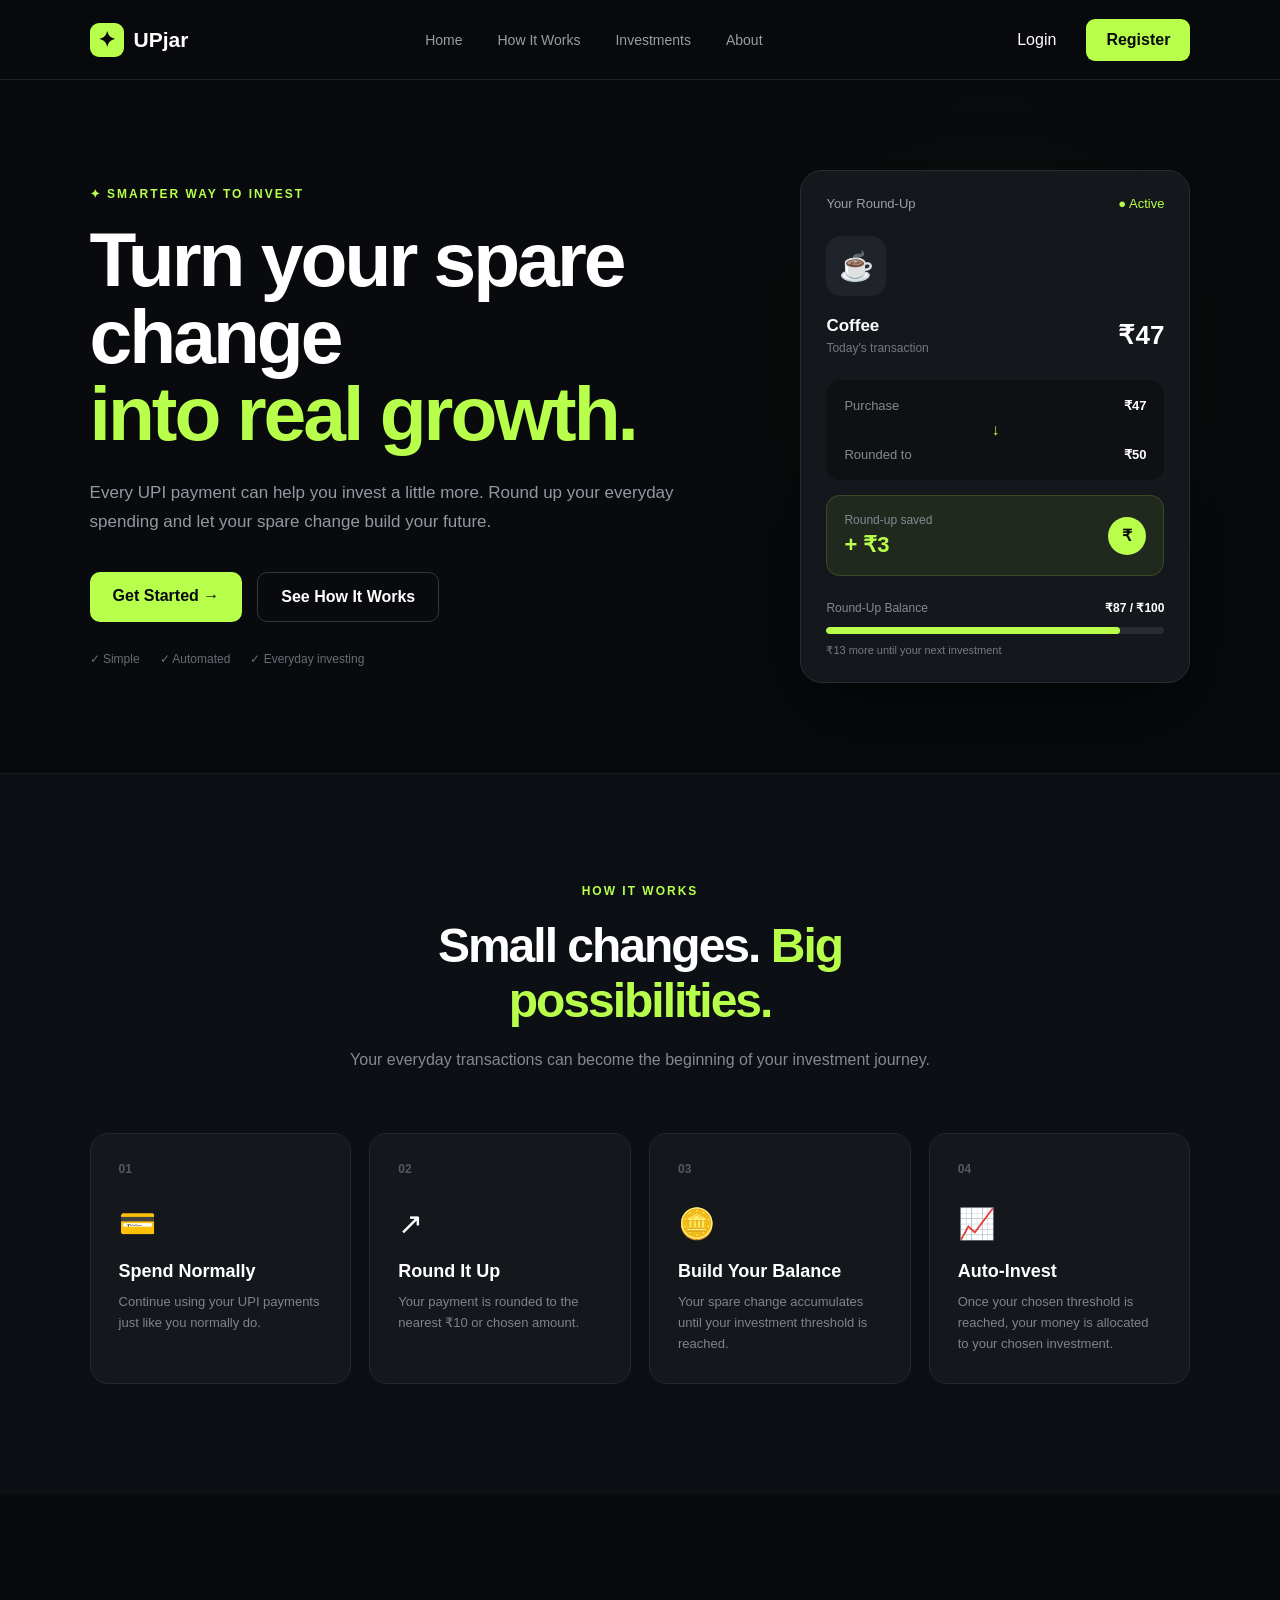
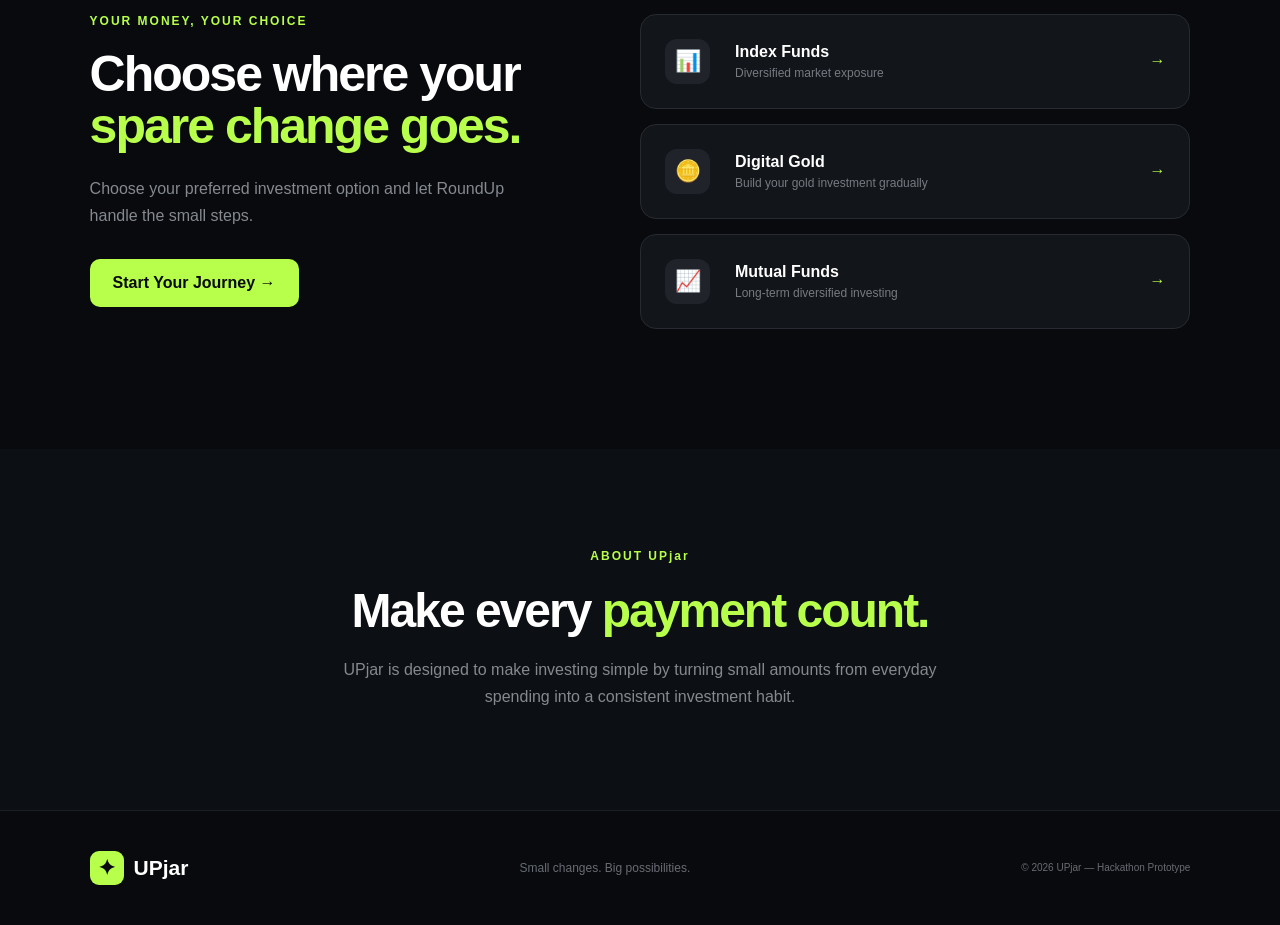
<file: frontend/index.html>
<!DOCTYPE html>
<html lang="en">

<head>
    <meta charset="UTF-8">
    <meta name="viewport" content="width=device-width, initial-scale=1.0">

    <title>UPjar | Smart Investing</title>

    <link rel="stylesheet" href="style.css">
</head>

<body>

    <!-- ================= NAVBAR ================= -->

    <header class="navbar">

        <a href="index.html" class="logo">
            <span class="logo-icon">✦</span>
            UPjar
        </a>

        <nav class="nav-links">
            <a href="#home">Home</a>
            <a href="#how-it-works">How It Works</a>
            <a href="#investments">Investments</a>
            <a href="#about">About</a>
        </nav>

        <div class="nav-buttons">
            <a href="login.html" class="login-btn">
                Login
            </a>

            <a href="register.html" class="register-btn">
                Register
            </a>
        </div>

    </header>


    <!-- ================= HERO ================= -->

    <section class="hero" id="home">

        <div class="hero-content">

            <div class="tag">
                ✦ SMARTER WAY TO INVEST
            </div>

            <h1>
                Turn your spare change
                <span>into real growth.</span>
            </h1>

            <p>
                Every UPI payment can help you invest a little more.
                Round up your everyday spending and let your spare
                change build your future.
            </p>

            <div class="hero-buttons">

                <a href="register.html" class="primary-btn">
                    Get Started →
                </a>

                <a href="#how-it-works" class="secondary-btn">
                    See How It Works
                </a>

            </div>

            <div class="trust">

                <span>✓ Simple</span>
                <span>✓ Automated</span>
                <span>✓ Everyday investing</span>

            </div>

        </div>


        <!-- ================= ROUND-UP CARD ================= -->

        <div class="card-container">

            <div class="glow"></div>

            <div class="roundup-card">

                <div class="card-top">

                    <span>Your Round-Up</span>

                    <span class="active">
                        ● Active
                    </span>

                </div>


                <div class="coffee">
                    ☕
                </div>


                <div class="transaction">

                    <div>
                        <h3>Coffee</h3>

                        <p>
                            Today's transaction
                        </p>
                    </div>

                    <strong>
                        ₹47
                    </strong>

                </div>


                <div class="rounding-box">

                    <div>
                        <span>Purchase</span>
                        <strong>₹47</strong>
                    </div>

                    <div class="arrow">
                        ↓
                    </div>

                    <div>
                        <span>Rounded to</span>
                        <strong>₹50</strong>
                    </div>

                </div>


                <div class="saved">

                    <div>

                        <p>
                            Round-up saved
                        </p>

                        <strong>
                            + ₹3
                        </strong>

                    </div>

                    <div class="coin">
                        ₹
                    </div>

                </div>


                <div class="pool">

                    <div class="pool-title">

                        <span>
                            Round-Up Balance
                        </span>

                        <strong>
                            ₹87 / ₹100
                        </strong>

                    </div>

                    <div class="progress-bar">

                        <div class="progress"></div>

                    </div>

                    <p>
                        ₹13 more until your next investment
                    </p>

                </div>

            </div>

        </div>

    </section>


    <!-- ================= HOW IT WORKS ================= -->

    <section class="how" id="how-it-works">

        <div class="section-title">

            <div class="tag">
                HOW IT WORKS
            </div>

            <h2>
                Small changes.
                <span>Big possibilities.</span>
            </h2>

            <p>
                Your everyday transactions can become
                the beginning of your investment journey.
            </p>

        </div>


        <div class="steps">

            <div class="step">

                <div class="number">
                    01
                </div>

                <div class="step-icon">
                    💳
                </div>

                <h3>
                    Spend Normally
                </h3>

                <p>
                    Continue using your UPI payments
                    just like you normally do.
                </p>

            </div>


            <div class="step">

                <div class="number">
                    02
                </div>

                <div class="step-icon">
                    ↗
                </div>

                <h3>
                    Round It Up
                </h3>

                <p>
                    Your payment is rounded to the
                    nearest ₹10 or chosen amount.
                </p>

            </div>


            <div class="step">

                <div class="number">
                    03
                </div>

                <div class="step-icon">
                    🪙
                </div>

                <h3>
                    Build Your Balance
                </h3>

                <p>
                    Your spare change accumulates
                    until your investment threshold is reached.
                </p>

            </div>


            <div class="step">

                <div class="number">
                    04
                </div>

                <div class="step-icon">
                    📈
                </div>

                <h3>
                    Auto-Invest
                </h3>

                <p>
                    Once your chosen threshold is reached,
                    your money is allocated to your chosen investment.
                </p>

            </div>

        </div>

    </section>


    <!-- ================= INVESTMENTS ================= -->

    <section class="investments" id="investments">

        <div class="investment-text">

            <div class="tag">
                YOUR MONEY, YOUR CHOICE
            </div>

            <h2>
                Choose where your
                <span>spare change goes.</span>
            </h2>

            <p>
                Choose your preferred investment option
                and let RoundUp handle the small steps.
            </p>

            <a href="register.html" class="primary-btn">
                Start Your Journey →
            </a>

        </div>


        <div class="investment-list">

            <div class="investment-card">

                <div class="investment-icon">
                    📊
                </div>

                <div>
                    <h3>
                        Index Funds
                    </h3>

                    <p>
                        Diversified market exposure
                    </p>
                </div>

                <span>
                    →
                </span>

            </div>


            <div class="investment-card">

                <div class="investment-icon">
                    🪙
                </div>

                <div>
                    <h3>
                        Digital Gold
                    </h3>

                    <p>
                        Build your gold investment gradually
                    </p>
                </div>

                <span>
                    →
                </span>

            </div>


            <div class="investment-card">

                <div class="investment-icon">
                    📈
                </div>

                <div>
                    <h3>
                        Mutual Funds
                    </h3>

                    <p>
                        Long-term diversified investing
                    </p>
                </div>

                <span>
                    →
                </span>

            </div>

        </div>

    </section>


    <!-- ================= ABOUT ================= -->

    <section class="about" id="about">

        <div class="section-title">

            <div class="tag">
                ABOUT UPjar
            </div>

            <h2>
                Make every
                <span>payment count.</span>
            </h2>

            <p>
                UPjar is designed to make investing simple by
                turning small amounts from everyday spending into
                a consistent investment habit.
            </p>

        </div>

    </section>


    <!-- ================= FOOTER ================= -->

    <footer>

        <a href="index.html" class="logo">
            <span class="logo-icon">✦</span>
            UPjar
        </a>

        <p>
            Small changes. Big possibilities.
        </p>

        <small>
            © 2026 UPjar — Hackathon Prototype
        </small>

    </footer>


    <script src="script.js"></script>

</body>

</html>
</file>
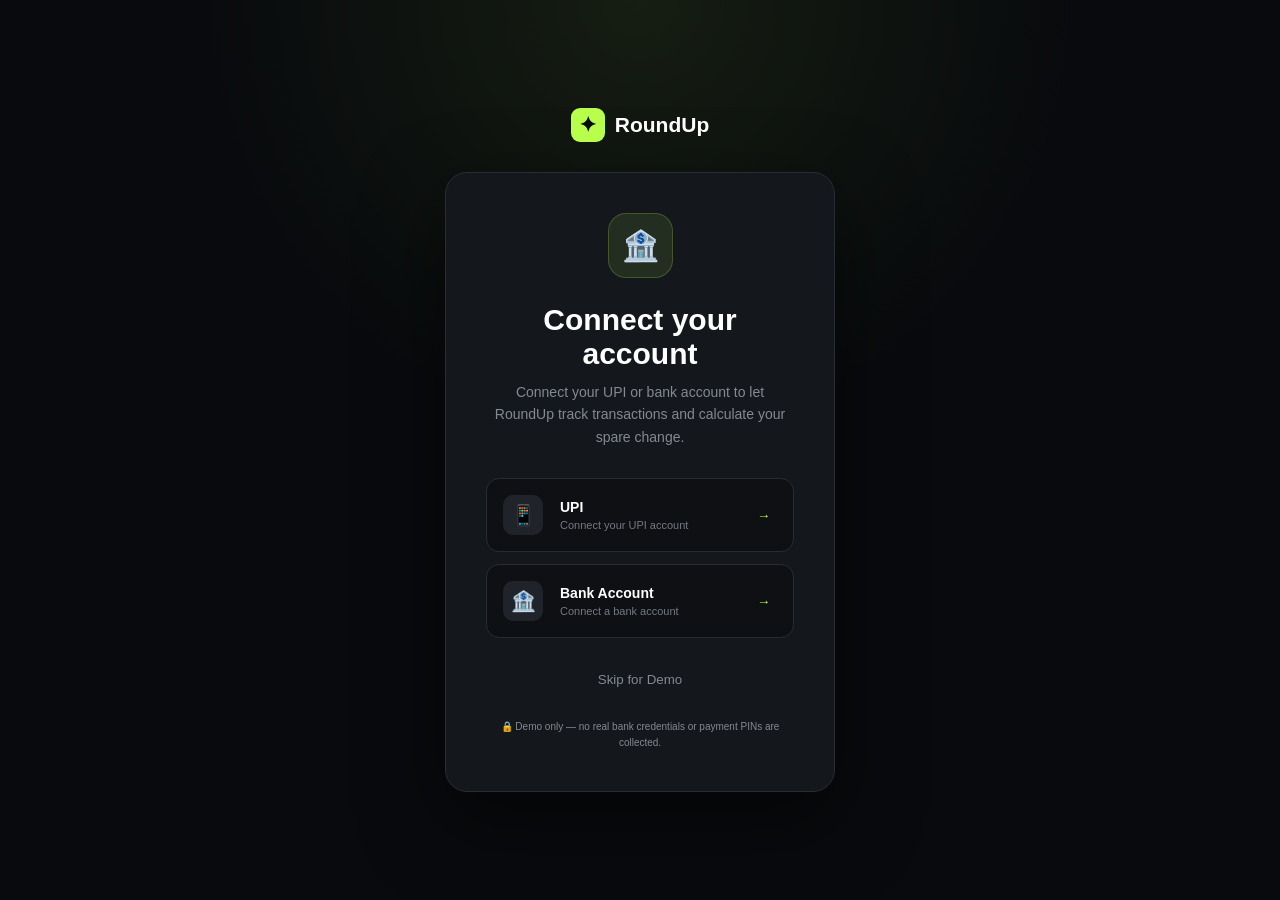
<file: frontend/connect.html>
<!DOCTYPE html>
<html lang="en">

<head>

    <meta charset="UTF-8">
    <meta name="viewport" content="width=device-width, initial-scale=1.0">

    <title>Connect Account | RoundUp</title>

    <link rel="stylesheet" href="style.css">

</head>

<body class="auth-body">

    <div class="auth-container">

        <a href="index.html" class="logo auth-logo">
            <span class="logo-icon">✦</span>
            RoundUp
        </a>


        <div class="connect-box">

            <div class="connect-icon">
                🏦
            </div>


            <h1>
                Connect your account
            </h1>


            <p>
                Connect your UPI or bank account to let RoundUp
                track transactions and calculate your spare change.
            </p>


            <div class="account-options">

                <button
                    class="account-option"
                    onclick="connectAccount('UPI')"
                >

                    <span class="option-icon">
                        📱
                    </span>

                    <div>
                        <strong>
                            UPI
                        </strong>

                        <small>
                            Connect your UPI account
                        </small>
                    </div>

                    <span>→</span>

                </button>


                <button
                    class="account-option"
                    onclick="connectAccount('Bank Account')"
                >

                    <span class="option-icon">
                        🏦
                    </span>

                    <div>
                        <strong>
                            Bank Account
                        </strong>

                        <small>
                            Connect a bank account
                        </small>
                    </div>

                    <span>→</span>

                </button>

            </div>


            <button
                class="skip-btn"
                onclick="skipConnection()"
            >
                Skip for Demo
            </button>


            <p class="security-note">
                🔒 Demo only — no real bank credentials or
                payment PINs are collected.
            </p>

        </div>

    </div>


    <script src="script.js"></script>

</body>

</html>
</file>
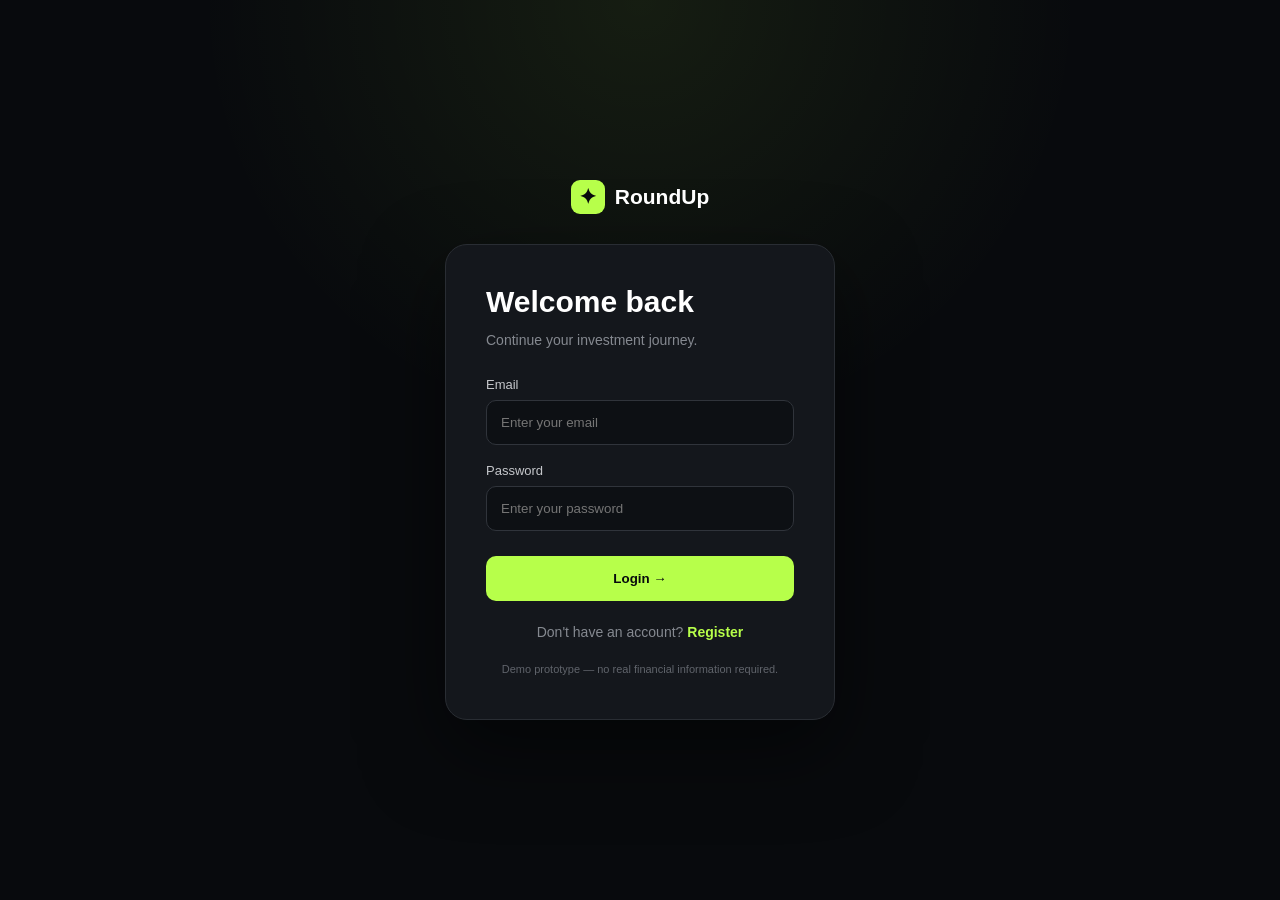
<file: frontend/Dashboard.html>
<!DOCTYPE html>
<html lang="en">

<head>
    <meta charset="UTF-8">
    <meta name="viewport" content="width=device-width, initial-scale=1.0">

    <title>Dashboard | UPjar</title>

    <link rel="stylesheet" href="style.css">
</head>

<body class="dashboard-body">

    <!-- SIDEBAR -->

    <aside class="sidebar">

        <a href="index.html" class="logo">
            <span class="logo-icon">✦</span>
            UpJar
        </a>

        <nav class="dashboard-nav">

            <a href="#" class="nav-item active">
                <span>⌂</span>
                Dashboard
            </a>

            <a href="#" class="nav-item">
                <span>💳</span>
                Transactions
            </a>

            <a href="#" class="nav-item">
                <span>📈</span>
                Portfolio
            </a>

            <a href="#" class="nav-item">
                <span>⚙</span>
                Settings
            </a>

        </nav>

        <div class="sidebar-bottom">

            <a href="index.html" class="logout">
                ↪ Logout
            </a>

        </div>

    </aside>


    <!-- MAIN CONTENT -->

    <main class="dashboard-main">

        <!-- TOP BAR -->

        <div class="dashboard-top">

            <div>
                <p class="dashboard-label">DASHBOARD</p>

                <h1>
                    Hello , <span id="userName">there</span> 👋
                </h1>

                <p class="dashboard-subtitle">
                    Your money is growing one small step at a time.
                </p>
            </div>


            <div class="account-status">

                <span class="status-dot"></span>

                Account Connected

            </div>

        </div>


        <!-- SUMMARY CARDS -->

        <section class="summary-grid">

            <div class="summary-card">

                <div class="summary-card-top">
                    <span>Round-up Balance</span>
                    <span class="summary-icon">🪙</span>
                </div>

                <h2>
                    ₹<span id="balance">87</span>
                </h2>

                <p>
                    of ₹<span id="thresholdDisplay">100</span> threshold
                </p>

            </div>


            <div class="summary-card">

                <div class="summary-card-top">
                    <span>Total Invested</span>
                    <span class="summary-icon">📈</span>
                </div>

                <h2>
                    ₹<span id="invested">0</span>
                </h2>

                <p class="positive">
                    +₹140 returns
                </p>

            </div>


            <div class="summary-card">

                <div class="summary-card-top">
                    <span>Next Investment</span>
                    <span class="summary-icon">🎯</span>
                </div>

                <h2>
                    ₹<span id="remaining">13</span>
                </h2>

                <p>
                    more to go
                </p>

            </div>


            <div class="summary-card">

                <div class="summary-card-top">
                    <span>Auto-Invest</span>
                    <span class="summary-icon">⚡</span>
                </div>

                <h2 class="auto-on">
                    ON
                </h2>

                <p>
                    Automatically enabled
                </p>

            </div>

        </section>


        <!-- MAIN GRID -->

        <section class="dashboard-grid">


            <!-- ROUND UP CARD -->

            <div class="dashboard-card roundup-dashboard">

                <div class="card-heading">

                    <div>
                        <h2>Round-up Balance</h2>

                        <p>
                            Your spare change is building up.
                        </p>
                    </div>

                    <span class="card-symbol">
                        🪙
                    </span>

                </div>


                <div class="balance-display">

                    <strong>
                        ₹<span id="bigBalance">87</span>
                    </strong>

                    <span>
                        / ₹<span id="bigThreshold">100</span>
                    </span>

                </div>


                <div class="dashboard-progress">

                    <div
                        class="dashboard-progress-fill"
                        id="progressFill"
                    ></div>

                </div>


                <div class="progress-info">

                    <span>
                        <span id="progressPercent">87</span>% complete
                    </span>

                    <span>
                        ₹<span id="progressRemaining">13</span> remaining
                    </span>

                </div>


                <!-- SIMULATE TRANSACTION -->

                <button
                    class="simulate-btn"
                    onclick="openTransactionModal()"
                >
                    + Simulate Transaction
                </button>

            </div>


           <!-- INVESTMENT SETTINGS CARD -->
<div class="dashboard-card investment-settings-card">

    <div class="card-heading">

        <div>
            <h2>Investment Plan</h2>

            <p>
                Choose how and when your round-ups
                are invested.
            </p>
        </div>

        <span class="card-symbol">
            🎯
        </span>

    </div>


    <!-- ==============================
         INVESTMENT CYCLE
    =============================== -->

    <div class="setting-section">

        <h3>Investment Cycle</h3>

        <p class="setting-help">
            Choose how often your investment threshold
            is checked.
        </p>


        <div class="threshold-options">

            <button
                class="threshold-btn cycle-btn selected"
                onclick="setInvestmentCycle('monthly', this)"
            >
                Monthly
            </button>


            <button
                class="threshold-btn cycle-btn"
                onclick="setInvestmentCycle('yearly', this)"
            >
                Yearly
            </button>

        </div>

    </div>



    <!-- ==============================
         INVESTMENT THRESHOLD
    =============================== -->

    <div class="setting-section">

        <h3>Investment Threshold</h3>

        <p class="setting-help">
            Your round-up pool will be invested
            when it reaches this amount.
        </p>


        <div class="threshold-options">

            <button
                class="threshold-btn selected"
                onclick="changeThreshold(100, this)"
            >
                ₹100
            </button>


            <button
                class="threshold-btn"
                onclick="changeThreshold(500, this)"
            >
                ₹500
            </button>


            <button
                class="threshold-btn"
                onclick="changeThreshold(1000, this)"
            >
                ₹1000
            </button>


            <button
                class="threshold-btn"
                onclick="changeThreshold(2000, this)"
            >
                ₹2000
            </button>

        </div>

    </div>



    <!-- ==============================
         DAILY ROUND-OFF FREQUENCY
    =============================== -->

    <div class="setting-section">

        <h3>Daily Round-off Frequency</h3>

        <p class="setting-help">
            Choose how many transactions can
            generate round-ups each day.
        </p>


        <div class="threshold-options">

            <button
                class="threshold-btn frequency-btn"
                onclick="setRoundOffFrequency(2, this)"
            >
                2 / day
            </button>


            <button
                class="threshold-btn frequency-btn selected"
                onclick="setRoundOffFrequency(5, this)"
            >
                5 / day
            </button>


            <button
                class="threshold-btn frequency-btn"
                onclick="setRoundOffFrequency(10, this)"
            >
                10 / day
            </button>

        </div>

    </div>



    <!-- ==============================
         CURRENT PLAN
    =============================== -->

    <div class="threshold-message">

        <span>⚡</span>

        <p>

            <strong id="cycleDisplay">
                Monthly
            </strong>

            investment •

            <strong>
                ₹<span id="thresholdDisplay">
                    100
                </span>
            </strong>

            threshold •

            <strong>
                <span id="frequencyDisplay">
                    5
                </span>
                transactions/day
            </strong>

        </p>

    </div>

</div>


        </section>


        <!-- TRANSACTIONS -->

        <section class="dashboard-card transactions-card">

            <div class="card-heading">

                <div>
                    <h2>Recent Transactions</h2>

                    <p>
                        Your latest spending and round-ups.
                    </p>
                </div>

                <button class="view-all">
                    View All →
                </button>

            </div>


            <div class="transaction-list" id="transactionList">
            </div>

        </section>


        <!-- PORTFOLIO -->

        <section class="dashboard-card portfolio-card">

            <div class="card-heading">

                <div>

                    <h2>Your Portfolio</h2>

                    <p>
                        Your simulated investments.
                    </p>

                </div>

                <span class="portfolio-value">
                    ₹<span id="portfolioValue">0</span>
                </span>

            </div>


            <div class="portfolio-items">

                <div class="portfolio-item">

                    <span>📊</span>

                    <div>
                        <strong>Index Fund</strong>
                        <p>Diversified market exposure</p>
                    </div>

                    <strong>
                        ₹0
                    </strong>

                </div>


                <div class="portfolio-item">

                    <span>🪙</span>

                    <div>
                        <strong>Digital Gold</strong>
                        <p>Gold investment</p>
                    </div>

                    <strong>
                        ₹0
                    </strong>

                </div>


                <div class="portfolio-item">

                    <span>📈</span>

                    <div>
                        <strong>Mutual Fund</strong>
                        <p>Long-term investment</p>
                    </div>

                    <strong>
                        0
                    </strong>

                </div>

            </div>

        </section>

    </main>


    <!-- TRANSACTION MODAL -->

    <div
        class="transaction-modal"
        id="transactionModal"
    >

        <div class="transaction-modal-box">

            <button
                class="modal-close"
                onclick="closeTransactionModal()"
            >
                ×
            </button>

            <h2>
                Simulate a Transaction
            </h2>

            <p>
                Add a sample payment to see how RoundUp works.
            </p>


            <label>
                Merchant
            </label>

            <input
                type="text"
                id="merchantName"
                placeholder="e.g. Coffee Shop"
            >


            <label>
                Transaction Amount
            </label>

            <input
                type="number"
                id="transactionAmount"
                placeholder="e.g. 47"
                min="1"
            >


            <button
                class="auth-btn"
                onclick="addTransaction()"
            >
                Add Transaction →
            </button>

        </div>

    </div>


    <script src="script.js"></script>

</body>

</html>
</file>
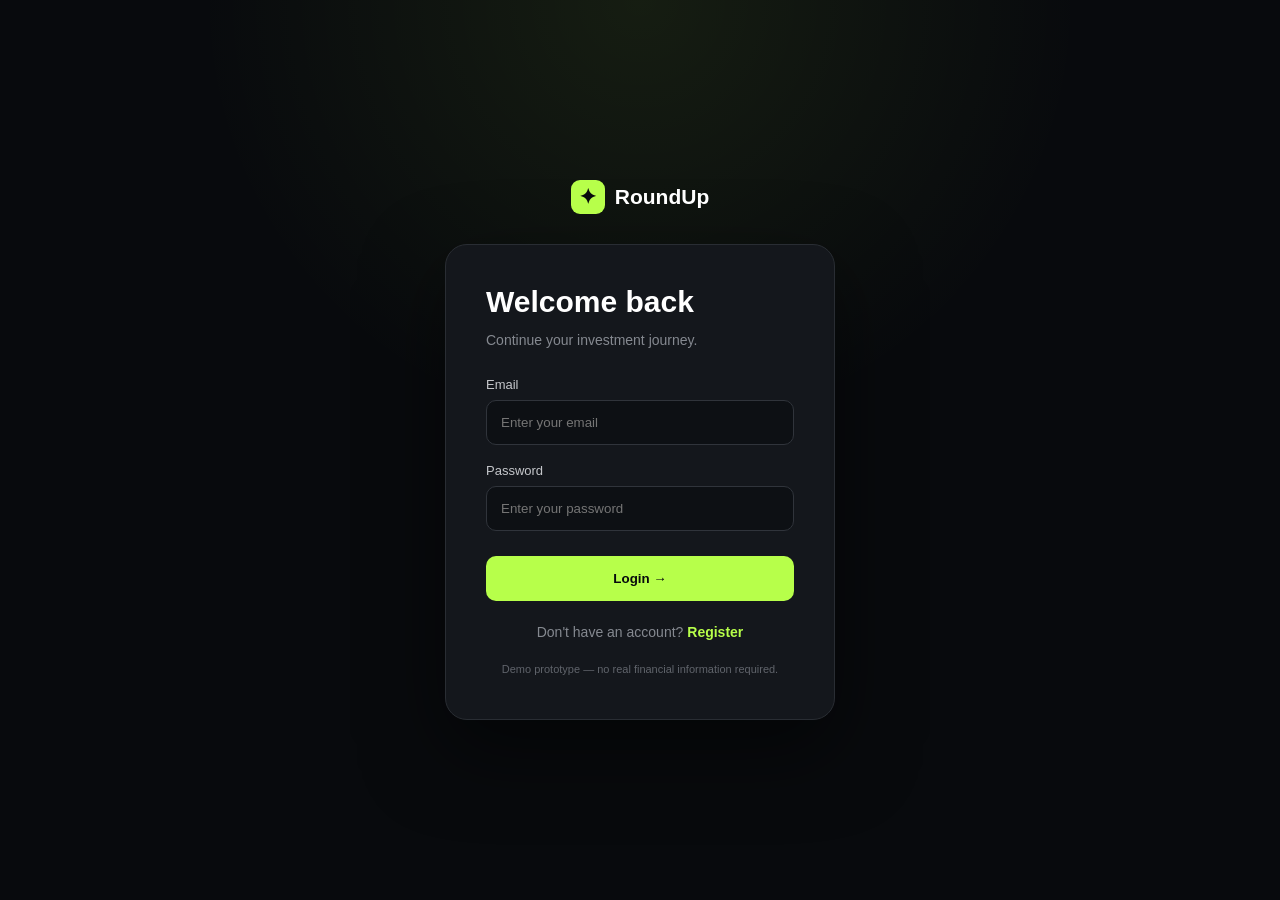
<file: frontend/login.html>
<!DOCTYPE html>
<html lang="en">

<head>

    <meta charset="UTF-8">
    <meta name="viewport" content="width=device-width, initial-scale=1.0">

    <title>Login | UpJar</title>

    <link rel="stylesheet" href="style.css">

</head>

<body class="auth-body">

    <div class="auth-container">

        <a href="index.html" class="logo auth-logo">
            <span class="logo-icon">✦</span>
            RoundUp
        </a>


        <div class="auth-box">

            <h1>
                Welcome back
            </h1>

            <p>
                Continue your investment journey.
            </p>


            <form id="loginForm">

                <label>
                    Email
                </label>

                <input
                    type="email"
                    id="loginEmail"
                    placeholder="Enter your email"
                    required
                >


                <label>
                    Password
                </label>

                <input
                    type="password"
                    id="loginPassword"
                    placeholder="Enter your password"
                    required
                >


                <button type="submit" class="auth-btn">
                    Login →
                </button>

            </form>


            <p class="auth-switch">

                Don't have an account?

                <a href="register.html">
                    Register
                </a>

            </p>

            <p class="demo-note">
                Demo prototype — no real financial information required.
            </p>

        </div>

    </div>


    <script src="script.js"></script>

</body>

</html>
</file>
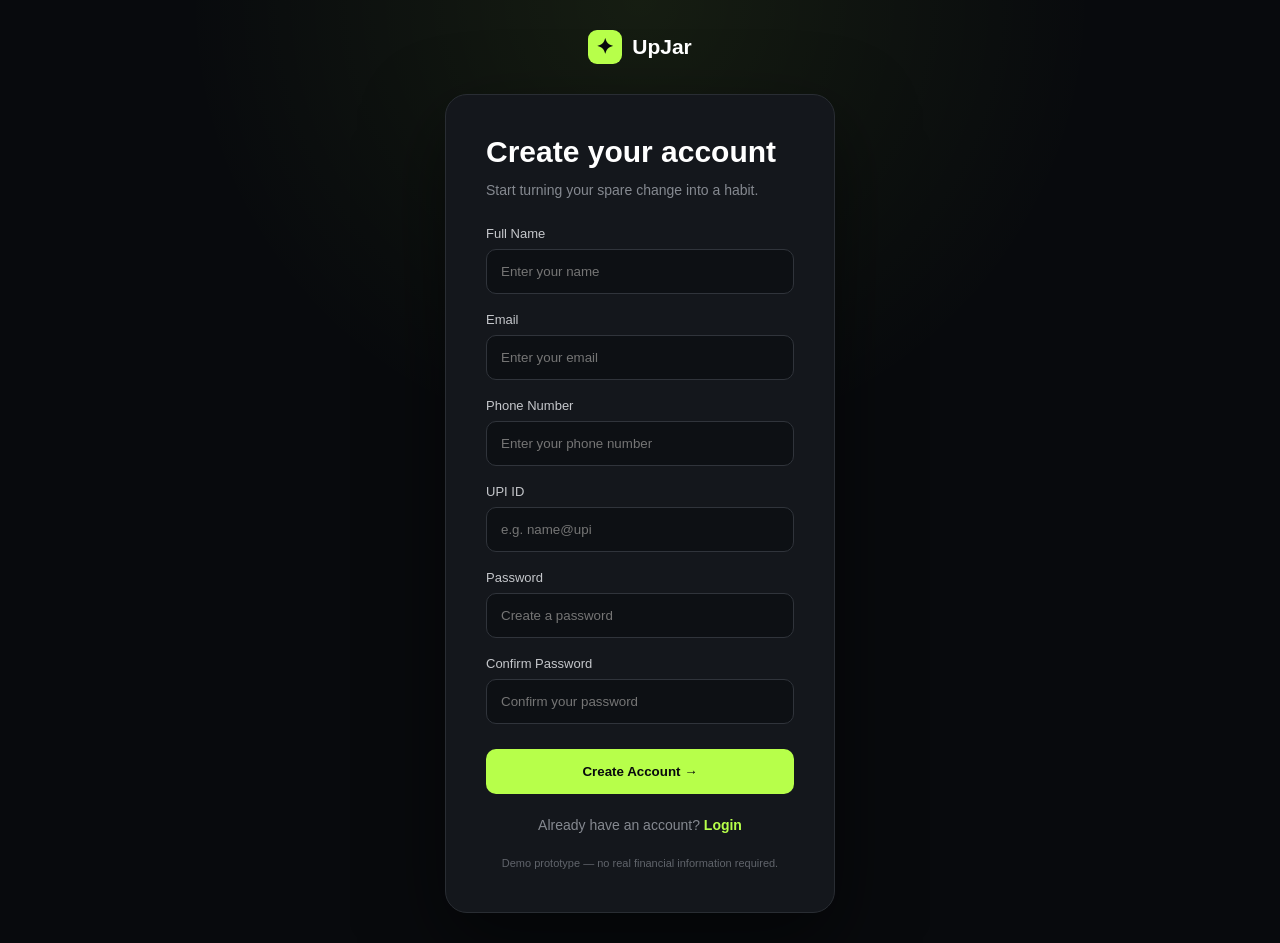
<file: frontend/register.html>
<!DOCTYPE html>
<html lang="en">

<head>

    <meta charset="UTF-8">
    <meta name="viewport" content="width=device-width, initial-scale=1.0">

    <title>Register | UpJar</title>

    <link rel="stylesheet" href="style.css">

</head>

<body class="auth-body">

    <div class="auth-container">

        <a href="index.html" class="logo auth-logo">
            <span class="logo-icon">✦</span>
            UpJar
        </a>


        <div class="auth-box">

            <h1>
                Create your account
            </h1>

            <p>
                Start turning your spare change into a habit.
            </p>


            <form id="registerForm">

                <label>
                    Full Name
                </label>

                <input
                    type="text"
                    id="registerName"
                    placeholder="Enter your name"
                    required
                >


                <label>
                    Email
                </label>

                <input
                    type="email"
                    id="registerEmail"
                    placeholder="Enter your email"
                    required
                >


                <label>
                    Phone Number
                </label>

                <input
                    type="tel"
                    id="registerPhone"
                    placeholder="Enter your phone number"
                    required
                >


                <label>
                    UPI ID
                </label>

                <input
                    type="text"
                    id="registerUpi"
                    placeholder="e.g. name@upi"
                    required
                >


                <label>
                    Password
                </label>

                <input
                    type="password"
                    id="registerPassword"
                    placeholder="Create a password"
                    required
                >


                <label>
                    Confirm Password
                </label>

                <input
                    type="password"
                    id="confirmPassword"
                    placeholder="Confirm your password"
                    required
                >


                <button type="submit" class="auth-btn">
                    Create Account →
                </button>

            </form>


            <p class="auth-switch">

                Already have an account?

                <a href="login.html">
                    Login
                </a>

            </p>


            <p class="demo-note">
                Demo prototype — no real financial information required.
            </p>

        </div>

    </div>


    <script src="script.js"></script>

</body>

</html>
</file>
<file: frontend/style.css>
/* ==============================
   RESET
================================ */

* {
    margin: 0;
    padding: 0;
    box-sizing: border-box;
}

html {
    scroll-behavior: smooth;
}

body {
    font-family: Arial, Helvetica, sans-serif;
    background: #080a0d;
    color: white;
}

a {
    text-decoration: none;
}

button,
input {
    font-family: inherit;
}


/* ==============================
   LOGO
================================ */

.logo {
    display: flex;
    align-items: center;
    gap: 10px;
    color: white;
    font-size: 21px;
    font-weight: 700;
}

.logo-icon {
    width: 34px;
    height: 34px;
    display: flex;
    align-items: center;
    justify-content: center;
    background: #b7ff4a;
    color: #080a0d;
    border-radius: 9px;
}


/* ==============================
   NAVBAR
================================ */

.navbar {
    height: 80px;
    padding: 0 7%;
    display: flex;
    align-items: center;
    justify-content: space-between;
    border-bottom: 1px solid #1d2025;
    position: sticky;
    top: 0;
    background: rgba(8, 10, 13, 0.92);
    backdrop-filter: blur(15px);
    z-index: 100;
}

.nav-links {
    display: flex;
    gap: 35px;
}

.nav-links a {
    color: #999da5;
    font-size: 14px;
    transition: 0.3s;
}

.nav-links a:hover {
    color: white;
}

.nav-buttons {
    display: flex;
    align-items: center;
    gap: 12px;
}

.login-btn {
    color: white;
    padding: 12px 18px;
}

.register-btn {
    padding: 12px 20px;
    background: #b7ff4a;
    color: #080a0d;
    border-radius: 9px;
    font-weight: bold;
    transition: 0.3s;
}

.register-btn:hover {
    transform: translateY(-2px);
}


/* ==============================
   HERO
================================ */

.hero {
    min-height: 680px;
    padding: 90px 7%;
    display: flex;
    align-items: center;
    justify-content: space-between;
    gap: 70px;
}

.hero-content {
    width: 55%;
}

.tag {
    color: #b7ff4a;
    font-size: 12px;
    font-weight: bold;
    letter-spacing: 2px;
    margin-bottom: 20px;
}

.hero h1 {
    font-size: clamp(48px, 6vw, 80px);
    line-height: 1;
    letter-spacing: -3px;
}

.hero h1 span {
    display: block;
    color: #b7ff4a;
}

.hero-content > p {
    max-width: 620px;
    margin-top: 28px;
    color: #9498a0;
    font-size: 17px;
    line-height: 1.7;
}

.hero-buttons {
    display: flex;
    gap: 15px;
    margin-top: 35px;
}

.primary-btn,
.secondary-btn {
    display: inline-block;
    padding: 15px 23px;
    border-radius: 10px;
    font-weight: bold;
    cursor: pointer;
}

.primary-btn {
    background: #b7ff4a;
    color: #080a0d;
}

.secondary-btn {
    background: transparent;
    border: 1px solid #33373d;
    color: white;
}

.trust {
    display: flex;
    gap: 20px;
    margin-top: 30px;
    color: #686c73;
    font-size: 12px;
}


/* ==============================
   ROUND-UP CARD
================================ */

.card-container {
    width: 390px;
    position: relative;
}

.glow {
    width: 300px;
    height: 300px;
    position: absolute;
    top: 40px;
    left: 40px;
    background: #b7ff4a;
    opacity: 0.08;
    filter: blur(90px);
    border-radius: 50%;
}

.roundup-card {
    position: relative;
    padding: 25px;
    background: #14171c;
    border: 1px solid #292d33;
    border-radius: 22px;
    box-shadow: 0 30px 80px rgba(0, 0, 0, 0.5);
}

.card-top {
    display: flex;
    justify-content: space-between;
    margin-bottom: 25px;
    color: #9da1a8;
    font-size: 13px;
}

.active {
    color: #b7ff4a;
}

.coffee {
    width: 60px;
    height: 60px;
    display: flex;
    align-items: center;
    justify-content: center;
    margin-bottom: 20px;
    background: #20242a;
    border-radius: 15px;
    font-size: 28px;
}

.transaction {
    display: flex;
    align-items: center;
    justify-content: space-between;
}

.transaction h3 {
    font-size: 17px;
}

.transaction p {
    margin-top: 5px;
    color: #747981;
    font-size: 12px;
}

.transaction strong {
    font-size: 26px;
}

.rounding-box {
    margin-top: 25px;
    padding: 18px;
    background: #0e1014;
    border-radius: 14px;
}

.rounding-box > div:not(.arrow) {
    display: flex;
    justify-content: space-between;
    color: #858990;
    font-size: 13px;
}

.rounding-box strong {
    color: white;
}

.arrow {
    margin: 8px;
    text-align: center;
    color: #b7ff4a;
}

.saved {
    display: flex;
    align-items: center;
    justify-content: space-between;
    margin-top: 15px;
    padding: 17px;
    background: rgba(183, 255, 74, 0.08);
    border: 1px solid rgba(183, 255, 74, 0.15);
    border-radius: 14px;
}

.saved p {
    color: #858990;
    font-size: 12px;
}

.saved strong {
    display: block;
    margin-top: 5px;
    color: #b7ff4a;
    font-size: 22px;
}

.coin {
    width: 38px;
    height: 38px;
    display: flex;
    align-items: center;
    justify-content: center;
    background: #b7ff4a;
    color: #080a0d;
    border-radius: 50%;
    font-weight: bold;
}

.pool {
    margin-top: 25px;
}

.pool-title {
    display: flex;
    justify-content: space-between;
    color: #858990;
    font-size: 12px;
}

.pool-title strong {
    color: white;
}

.progress-bar {
    height: 7px;
    margin-top: 12px;
    background: #292d33;
    border-radius: 20px;
    overflow: hidden;
}

.progress {
    width: 87%;
    height: 100%;
    background: #b7ff4a;
    border-radius: 20px;
}

.pool > p {
    margin-top: 10px;
    color: #777b82;
    font-size: 11px;
}


/* ==============================
   HOW IT WORKS
================================ */

.how {
    padding: 110px 7%;
    background: #0c0f13;
    border-top: 1px solid #181b20;
}

.section-title {
    max-width: 650px;
    margin: auto;
    text-align: center;
}

.section-title h2 {
    font-size: 48px;
    letter-spacing: -2px;
}

.section-title h2 span {
    color: #b7ff4a;
}

.section-title p {
    margin-top: 18px;
    color: #858990;
    line-height: 1.7;
}

.steps {
    display: grid;
    grid-template-columns: repeat(4, 1fr);
    gap: 18px;
    margin-top: 60px;
}

.step {
    padding: 28px;
    background: #14171c;
    border: 1px solid #24282e;
    border-radius: 18px;
    transition: 0.3s;
}

.step:hover {
    transform: translateY(-7px);
    border-color: #b7ff4a;
}

.number {
    color: #555960;
    font-size: 12px;
    font-weight: bold;
}

.step-icon {
    margin-top: 30px;
    font-size: 30px;
}

.step h3 {
    margin-top: 20px;
    font-size: 18px;
}

.step p {
    margin-top: 10px;
    color: #7f838a;
    font-size: 13px;
    line-height: 1.6;
}


/* ==============================
   INVESTMENTS
================================ */

.investments {
    padding: 120px 7%;
    display: flex;
    justify-content: space-between;
    gap: 70px;
}

.investment-text {
    width: 40%;
}

.investment-text h2 {
    font-size: 50px;
    line-height: 1.05;
    letter-spacing: -2px;
}

.investment-text h2 span {
    color: #b7ff4a;
}

.investment-text p {
    margin: 22px 0 30px;
    color: #858990;
    line-height: 1.7;
}

.investment-list {
    width: 50%;
    display: flex;
    flex-direction: column;
    gap: 15px;
}

.investment-card {
    display: grid;
    grid-template-columns: 55px 1fr auto;
    align-items: center;
    gap: 15px;
    padding: 24px;
    background: #12151a;
    border: 1px solid #272b31;
    border-radius: 16px;
    transition: 0.3s;
}

.investment-card:hover {
    transform: translateX(5px);
    border-color: #b7ff4a;
}

.investment-icon {
    width: 45px;
    height: 45px;
    display: flex;
    align-items: center;
    justify-content: center;
    background: #20242a;
    border-radius: 12px;
    font-size: 21px;
}

.investment-card h3 {
    font-size: 16px;
}

.investment-card p {
    margin-top: 5px;
    color: #777b82;
    font-size: 12px;
}

.investment-card > span {
    color: #b7ff4a;
    font-weight: bold;
}


/* ==============================
   ABOUT
================================ */

.about {
    padding: 100px 7%;
    background: #0c0f13;
}


/* ==============================
   FOOTER
================================ */

footer {
    padding: 40px 7%;
    display: flex;
    align-items: center;
    justify-content: space-between;
    border-top: 1px solid #1c1f24;
    color: #686c73;
    font-size: 12px;
}


/* ==============================
   AUTH PAGES
================================ */

.auth-body {
    min-height: 100vh;
    display: flex;
    align-items: center;
    justify-content: center;
    background:
        radial-gradient(
            circle at top,
            rgba(183, 255, 74, 0.08),
            transparent 40%
        ),
        #080a0d;
}

.auth-container {
    width: 100%;
    max-width: 450px;
    padding: 30px;
}

.auth-logo {
    justify-content: center;
    margin-bottom: 30px;
}

.auth-box,
.connect-box {
    padding: 40px;
    background: #14171c;
    border: 1px solid #292d33;
    border-radius: 22px;
    box-shadow: 0 30px 80px rgba(0, 0, 0, 0.5);
}

.auth-box h1,
.connect-box h1 {
    font-size: 30px;
    margin-bottom: 10px;
}

.auth-box > p,
.connect-box > p {
    color: #858990;
    font-size: 14px;
    line-height: 1.6;
}

.auth-box form {
    margin-top: 25px;
}

.auth-box label {
    display: block;
    margin: 18px 0 8px;
    color: #c5c7cb;
    font-size: 13px;
}

.auth-box input {
    width: 100%;
    padding: 14px;
    background: #0d1014;
    border: 1px solid #30343b;
    border-radius: 10px;
    color: white;
    outline: none;
}

.auth-box input:focus {
    border-color: #b7ff4a;
}

.auth-btn {
    width: 100%;
    margin-top: 25px;
    padding: 15px;
    border: none;
    border-radius: 10px;
    background: #b7ff4a;
    color: #080a0d;
    font-weight: bold;
    cursor: pointer;
}

.auth-switch {
    margin-top: 20px;
    text-align: center;
}

.auth-switch a {
    color: #b7ff4a;
    font-weight: bold;
}

.demo-note {
    margin-top: 18px;
    text-align: center;
    color: #60646b !important;
    font-size: 11px !important;
}


/* ==============================
   CONNECT ACCOUNT
================================ */

.connect-box {
    text-align: center;
}

.connect-icon {
    width: 65px;
    height: 65px;
    display: flex;
    align-items: center;
    justify-content: center;
    margin: 0 auto 25px;
    background: rgba(183, 255, 74, 0.1);
    border: 1px solid rgba(183, 255, 74, 0.2);
    border-radius: 18px;
    font-size: 30px;
}

.account-options {
    display: flex;
    flex-direction: column;
    gap: 12px;
    margin-top: 30px;
}

.account-option {
    width: 100%;
    padding: 16px;
    display: grid;
    grid-template-columns: 45px 1fr 20px;
    align-items: center;
    gap: 12px;
    text-align: left;
    background: #0e1014;
    border: 1px solid #292d33;
    border-radius: 13px;
    color: white;
    cursor: pointer;
    transition: 0.3s;
}

.account-option:hover {
    border-color: #b7ff4a;
    transform: translateY(-2px);
}

.option-icon {
    width: 40px;
    height: 40px;
    display: flex;
    align-items: center;
    justify-content: center;
    background: #20242a;
    border-radius: 10px;
    font-size: 20px;
}

.account-option strong {
    display: block;
    font-size: 14px;
}

.account-option small {
    display: block;
    margin-top: 4px;
    color: #747981;
    font-size: 11px;
}

.account-option > span:last-child {
    color: #b7ff4a;
}

.skip-btn {
    margin-top: 22px;
    padding: 12px 20px;
    background: transparent;
    border: none;
    color: #858990;
    cursor: pointer;
}

.skip-btn:hover {
    color: white;
}

.security-note {
    margin-top: 20px;
    color: #5f6369;
    font-size: 10px !important;
}


/* ==============================
   RESPONSIVE
================================ */

@media (max-width: 1000px) {

    .nav-links {
        display: none;
    }

    .hero {
        flex-direction: column;
        text-align: center;
    }

    .hero-content {
        width: 100%;
    }

    .hero-content > p {
        margin-left: auto;
        margin-right: auto;
    }

    .hero-buttons,
    .trust {
        justify-content: center;
    }

    .steps {
        grid-template-columns: repeat(2, 1fr);
    }

    .investments {
        flex-direction: column;
    }

    .investment-text,
    .investment-list {
        width: 100%;
    }
}

@media (max-width: 600px) {

    .navbar {
        padding: 0 5%;
    }

    .hero {
        padding: 70px 5%;
    }

    .hero h1 {
        font-size: 48px;
    }

    .hero-buttons {
        flex-direction: column;
    }

    .card-container {
        width: 100%;
    }

    .steps {
        grid-template-columns: 1fr;
    }

    .section-title h2,
    .investment-text h2 {
        font-size: 38px;
    }

    .investments {
        padding: 80px 5%;
    }

    .auth-container {
        padding: 20px;
    }

    .auth-box,
    .connect-box {
        padding: 28px 22px;
    }

    footer {
        flex-direction: column;
        gap: 15px;
        text-align: center;
    }
}


/* =========================================
   DASHBOARD
========================================= */

.dashboard-body {
    background: #080a0d;
    min-height: 100vh;
}


/* SIDEBAR */

.sidebar {
    width: 240px;
    height: 100vh;
    position: fixed;
    left: 0;
    top: 0;
    padding: 28px 20px;
    background: #0d1014;
    border-right: 1px solid #20242a;
    display: flex;
    flex-direction: column;
    z-index: 100;
}

.dashboard-nav {
    margin-top: 55px;
    display: flex;
    flex-direction: column;
    gap: 8px;
}

.nav-item {
    padding: 13px 15px;
    display: flex;
    align-items: center;
    gap: 12px;
    border-radius: 10px;
    color: #777b82;
    font-size: 13px;
    transition: 0.3s;
}

.nav-item:hover {
    color: white;
    background: #171a1f;
}

.nav-item.active {
    color: #b7ff4a;
    background: rgba(183, 255, 74, 0.08);
}

.sidebar-bottom {
    margin-top: auto;
}

.logout {
    color: #777b82;
    font-size: 13px;
}

.logout:hover {
    color: white;
}


/* MAIN */

.dashboard-main {
    margin-left: 240px;
    padding: 45px 5%;
    max-width: 1500px;
}


/* TOP */

.dashboard-top {
    display: flex;
    align-items: flex-start;
    justify-content: space-between;
    margin-bottom: 35px;
}

.dashboard-label {
    color: #b7ff4a;
    font-size: 11px;
    font-weight: bold;
    letter-spacing: 2px;
    margin-bottom: 10px;
}

.dashboard-top h1 {
    font-size: 34px;
}

.dashboard-subtitle {
    color: #777b82;
    margin-top: 8px;
    font-size: 13px;
}

.account-status {
    padding: 10px 15px;
    border: 1px solid #272b31;
    background: #111419;
    border-radius: 20px;
    color: #8c9097;
    font-size: 11px;
}

.status-dot {
    display: inline-block;
    width: 7px;
    height: 7px;
    margin-right: 6px;
    background: #b7ff4a;
    border-radius: 50%;
}


/* SUMMARY */

.summary-grid {
    display: grid;
    grid-template-columns: repeat(4, 1fr);
    gap: 15px;
    margin-bottom: 18px;
}

.summary-card {
    padding: 22px;
    background: #12151a;
    border: 1px solid #24282e;
    border-radius: 15px;
}

.summary-card-top {
    display: flex;
    justify-content: space-between;
    color: #777b82;
    font-size: 12px;
}

.summary-icon {
    font-size: 17px;
}

.summary-card h2 {
    margin-top: 20px;
    font-size: 27px;
}

.summary-card p {
    margin-top: 6px;
    color: #666a71;
    font-size: 11px;
}

.positive,
.auto-on {
    color: #b7ff4a !important;
}


/* MAIN DASHBOARD GRID */

.dashboard-grid {
    display: grid;
    grid-template-columns: 1.3fr 1fr;
    gap: 18px;
    margin-bottom: 18px;
}

.dashboard-card {
    padding: 25px;
    background: #12151a;
    border: 1px solid #24282e;
    border-radius: 17px;
}

.card-heading {
    display: flex;
    justify-content: space-between;
    align-items: flex-start;
}

.card-heading h2 {
    font-size: 17px;
}

.card-heading p {
    margin-top: 6px;
    color: #696d74;
    font-size: 11px;
}

.card-symbol {
    font-size: 22px;
}


/* BALANCE */

.balance-display {
    margin-top: 35px;
    display: flex;
    align-items: baseline;
    gap: 5px;
}

.balance-display strong {
    font-size: 55px;
}

.balance-display > span {
    color: #656970;
    font-size: 20px;
}

.dashboard-progress {
    height: 9px;
    margin-top: 20px;
    background: #292d33;
    border-radius: 20px;
    overflow: hidden;
}

.dashboard-progress-fill {
    width: 87%;
    height: 100%;
    background: #b7ff4a;
    border-radius: 20px;
    transition: width 0.5s ease;
}

.progress-info {
    display: flex;
    justify-content: space-between;
    margin-top: 10px;
    color: #686c73;
    font-size: 11px;
}

.simulate-btn {
    width: 100%;
    margin-top: 30px;
    padding: 14px;
    border: 1px solid #b7ff4a;
    border-radius: 10px;
    background: rgba(183, 255, 74, 0.08);
    color: #b7ff4a;
    font-weight: bold;
    cursor: pointer;
    transition: 0.3s;
}

.simulate-btn:hover {
    background: #b7ff4a;
    color: #080a0d;
}


/* THRESHOLD */

.threshold-options {
    display: grid;
    grid-template-columns: repeat(2, 1fr);
    gap: 10px;
    margin-top: 30px;
}

.threshold-btn {
    padding: 14px;
    background: #0e1014;
    border: 1px solid #292d33;
    color: #858990;
    border-radius: 10px;
    cursor: pointer;
    font-weight: bold;
}

.threshold-btn:hover,
.threshold-btn.selected {
    color: #b7ff4a;
    border-color: #b7ff4a;
    background: rgba(183, 255, 74, 0.07);
}

.threshold-message {
    display: flex;
    gap: 10px;
    margin-top: 25px;
    padding: 14px;
    background: #0d1014;
    border-radius: 10px;
}

.threshold-message p {
    color: #777b82;
    font-size: 11px;
    line-height: 1.5;
}


/* TRANSACTIONS */

.transactions-card {
    margin-bottom: 18px;
}

.view-all {
    background: transparent;
    border: none;
    color: #b7ff4a;
    cursor: pointer;
    font-size: 11px;
}

.transaction-list {
    margin-top: 25px;
}

.transaction-row {
    padding: 17px 0;
    display: flex;
    align-items: center;
    justify-content: space-between;
    border-top: 1px solid #20242a;
}

.transaction-left {
    display: flex;
    align-items: center;
    gap: 13px;
}

.transaction-icon {
    width: 40px;
    height: 40px;
    display: flex;
    align-items: center;
    justify-content: center;
    background: #20242a;
    border-radius: 10px;
}

.transaction-left strong {
    font-size: 13px;
}

.transaction-left p {
    margin-top: 5px;
    color: #666a71;
    font-size: 10px;
}

.transaction-right {
    text-align: right;
}

.transaction-right strong {
    display: block;
    font-size: 13px;
}

.transaction-right span {
    display: block;
    margin-top: 5px;
    color: #b7ff4a;
    font-size: 10px;
}


/* DELETE TRANSACTION */

.delete-transaction {
    margin-top: 8px;
    padding: 5px 9px;
    border: 1px solid #3a3e45;
    border-radius: 6px;
    background: transparent;
    color: #777b82;
    font-size: 9px;
    cursor: pointer;
    transition: 0.2s;
}

.delete-transaction:hover {
    border-color: #ff5555;
    color: #ff5555;
    background: rgba(255, 85, 85, 0.08);
}


/* PORTFOLIO */

.portfolio-card {
    margin-bottom: 30px;
}

.portfolio-value {
    color: #b7ff4a;
    font-size: 23px;
    font-weight: bold;
}

.portfolio-items {
    margin-top: 20px;
    display: grid;
    grid-template-columns: repeat(3, 1fr);
    gap: 12px;
}

.portfolio-item {
    padding: 18px;
    background: #0e1014;
    border-radius: 12px;
    display: grid;
    grid-template-columns: 35px 1fr;
    gap: 10px;
}

.portfolio-item > span {
    font-size: 20px;
}

.portfolio-item > strong:last-child {
    grid-column: 2;
    margin-top: 8px;
    color: #b7ff4a;
    font-size: 14px;
}

.portfolio-item div strong {
    font-size: 12px;
}

.portfolio-item p {
    margin-top: 4px;
    color: #666a71;
    font-size: 9px;
}


/* TRANSACTION MODAL */

.transaction-modal {
    position: fixed;
    inset: 0;
    display: none;
    align-items: center;
    justify-content: center;
    background: rgba(0, 0, 0, 0.75);
    backdrop-filter: blur(8px);
    z-index: 500;
}

.transaction-modal.show {
    display: flex;
}

.transaction-modal-box {
    width: 420px;
    padding: 35px;
    position: relative;
    background: #14171c;
    border: 1px solid #30343b;
    border-radius: 20px;
}

.transaction-modal-box h2 {
    font-size: 23px;
}

.transaction-modal-box > p {
    margin-top: 8px;
    color: #777b82;
    font-size: 12px;
    line-height: 1.5;
}

.transaction-modal-box label {
    display: block;
    margin-top: 20px;
    margin-bottom: 8px;
    color: #bfc2c7;
    font-size: 12px;
}

.transaction-modal-box input {
    width: 100%;
    padding: 13px;
    background: #0d1014;
    border: 1px solid #30343b;
    border-radius: 9px;
    color: white;
    outline: none;
}

.transaction-modal-box input:focus {
    border-color: #b7ff4a;
}

.modal-close {
    position: absolute;
    right: 18px;
    top: 15px;
    border: none;
    background: transparent;
    color: #777b82;
    font-size: 25px;
    cursor: pointer;
}


/* =========================================
   INVESTMENT SETTINGS
========================================= */

.investment-settings {
    margin-top: 25px;
    padding: 25px;
    border-radius: 16px;
    background: #111318;
    border: 1px solid #292d35;
}

.investment-settings h2 {
    margin-bottom: 25px;
}

.setting-group {
    margin-bottom: 25px;
}

.setting-group label {
    display: block;
    margin-bottom: 10px;
    font-weight: 600;
}

.setting-description {
    font-size: 13px;
    color: #8b8f98;
    margin-bottom: 12px;
}


/* OPTION BUTTONS */

.option-buttons {
    display: flex;
    gap: 10px;
    flex-wrap: wrap;
}

.cycle-btn,
.frequency-btn {
    padding: 10px 18px;
    border-radius: 8px;
    border: 1px solid #333842;
    background: #191c22;
    color: #aaa;
    cursor: pointer;
    transition: 0.2s;
}

.cycle-btn:hover,
.frequency-btn:hover {
    border-color: #777;
}

.cycle-btn.selected,
.frequency-btn.selected {
    background: #ffffff;
    color: #111;
    border-color: #ffffff;
}


/* THRESHOLD INPUT */

.threshold-input {
    display: flex;
    align-items: center;
    width: 220px;
    border: 1px solid #333842;
    border-radius: 8px;
    background: #191c22;
    padding: 0 12px;
}

.threshold-input span {
    color: #aaa;
}

.threshold-input input {
    width: 100%;
    padding: 11px;
    border: none;
    outline: none;
    background: transparent;
    color: white;
    font-size: 15px;
}


/* SMALL TEXT */

.setting-group small {
    display: block;
    margin-top: 8px;
    color: #777;
    font-size: 12px;
}


/* CURRENT PLAN */

.current-plan {
    margin-top: 25px;
    padding: 18px;
    border-radius: 12px;
    background: #191c22;
}

.current-plan h3 {
    margin-bottom: 15px;
}

.plan-row {
    display: flex;
    justify-content: space-between;
    padding: 9px 0;
    border-bottom: 1px solid #292d35;
}

.plan-row:last-child {
    border-bottom: none;
}

.plan-row span {
    color: #92969e;
}

.plan-row strong {
    color: white;
}


/* SAVE BUTTON */

.save-plan-btn {
    width: 100%;
    margin-top: 20px;
    padding: 13px;
    border: none;
    border-radius: 9px;
    background: white;
    color: #111;
    font-weight: 600;
    cursor: pointer;
}

.save-plan-btn:hover {
    opacity: 0.9;
}


/* ==========================================
   INVESTMENT SETTINGS CARD
========================================== */

.investment-settings-card {
    padding-bottom: 24px;
}

.setting-section {
    margin-top: 24px;
}

.setting-section h3 {
    font-size: 15px;
    margin-bottom: 6px;
}

.setting-help {
    font-size: 13px;
    color: #8b8f98;
    margin-bottom: 12px;
    line-height: 1.5;
}


/* SELECTED BUTTONS */

.threshold-btn.selected {
    border-color: #b6ff3b;
    background: rgba(182, 255, 59, 0.12);
    color: #b6ff3b;
}


/* CURRENT SETTINGS */

.threshold-message {
    margin-top: 24px;
}


/* =========================================
   DASHBOARD RESPONSIVE
========================================= */

@media (max-width: 1100px) {

    .summary-grid {
        grid-template-columns: repeat(2, 1fr);
    }

    .dashboard-grid {
        grid-template-columns: 1fr;
    }

    .portfolio-items {
        grid-template-columns: 1fr;
    }
}


@media (max-width: 700px) {

    .sidebar {
        width: 70px;
        padding: 25px 10px;
    }

    .sidebar .logo {
        justify-content: center;
        font-size: 0;
    }

    .sidebar .logo-icon {
        font-size: 18px;
    }

    .nav-item {
        justify-content: center;
        font-size: 0;
    }

    .nav-item span {
        font-size: 18px;
    }

    .logout {
        display: block;
        text-align: center;
        font-size: 0;
    }

    .logout::first-letter {
        font-size: 20px;
    }

    .dashboard-main {
        margin-left: 70px;
        padding: 30px 4%;
    }

    .dashboard-top {
        flex-direction: column;
        gap: 15px;
    }

    .summary-grid {
        grid-template-columns: 1fr;
    }

    .transaction-row {
        gap: 15px;
    }

    .transaction-modal-box {
        width: 90%;
        padding: 25px;
    }
}


/* ==========================================
   CUSTOM POPUP TOAST NOTIFICATIONS
========================================== */

#customToastContainer {
    position: fixed;
    top: 24px;
    right: 24px;
    z-index: 9999;
    display: flex;
    flex-direction: column;
    gap: 10px;
    pointer-events: none;
}

.custom-toast {
    pointer-events: auto;
    min-width: 280px;
    max-width: 380px;
    padding: 14px 20px;
    border-radius: 12px;
    background: #161a22;
    border: 1px solid #2d323b;
    color: #ffffff;
    font-family: inherit;
    font-size: 14px;
    font-weight: 500;
    box-shadow: 0 10px 30px rgba(0, 0, 0, 0.4);
    display: flex;
    align-items: center;
    gap: 12px;
    transform: translateX(120%);
    transition: transform 0.35s cubic-bezier(0.175, 0.885, 0.32, 1.275), opacity 0.3s ease;
    opacity: 0;
}

.custom-toast.show {
    transform: translateX(0);
    opacity: 1;
}

.custom-toast-icon {
    font-size: 18px;
    display: flex;
    align-items: center;
    justify-content: center;
}

.custom-toast.success {
    border-left: 4px solid #b7ff4a;
}

.custom-toast.success .custom-toast-icon {
    color: #b7ff4a;
}

.custom-toast.error {
    border-left: 4px solid #ff4d4d;
}

.custom-toast.error .custom-toast-icon {
    color: #ff4d4d;
}
</file>
